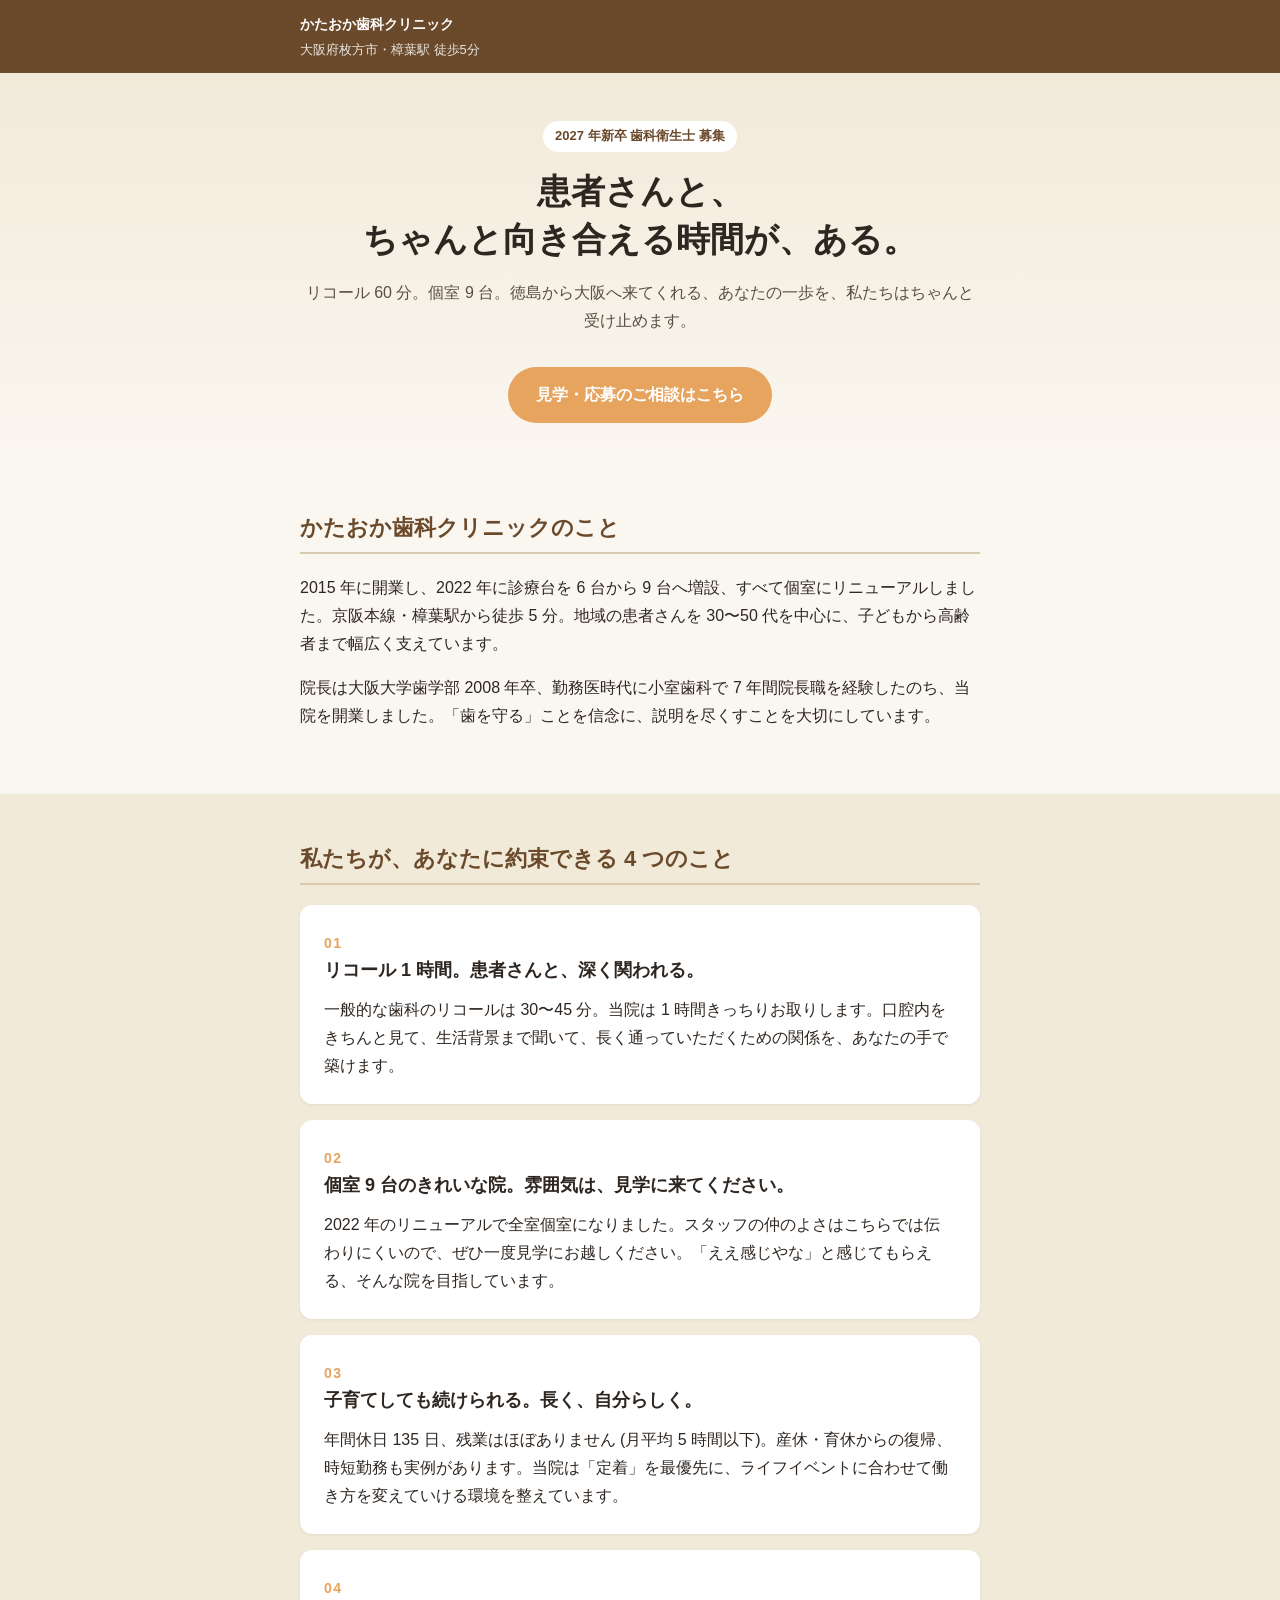
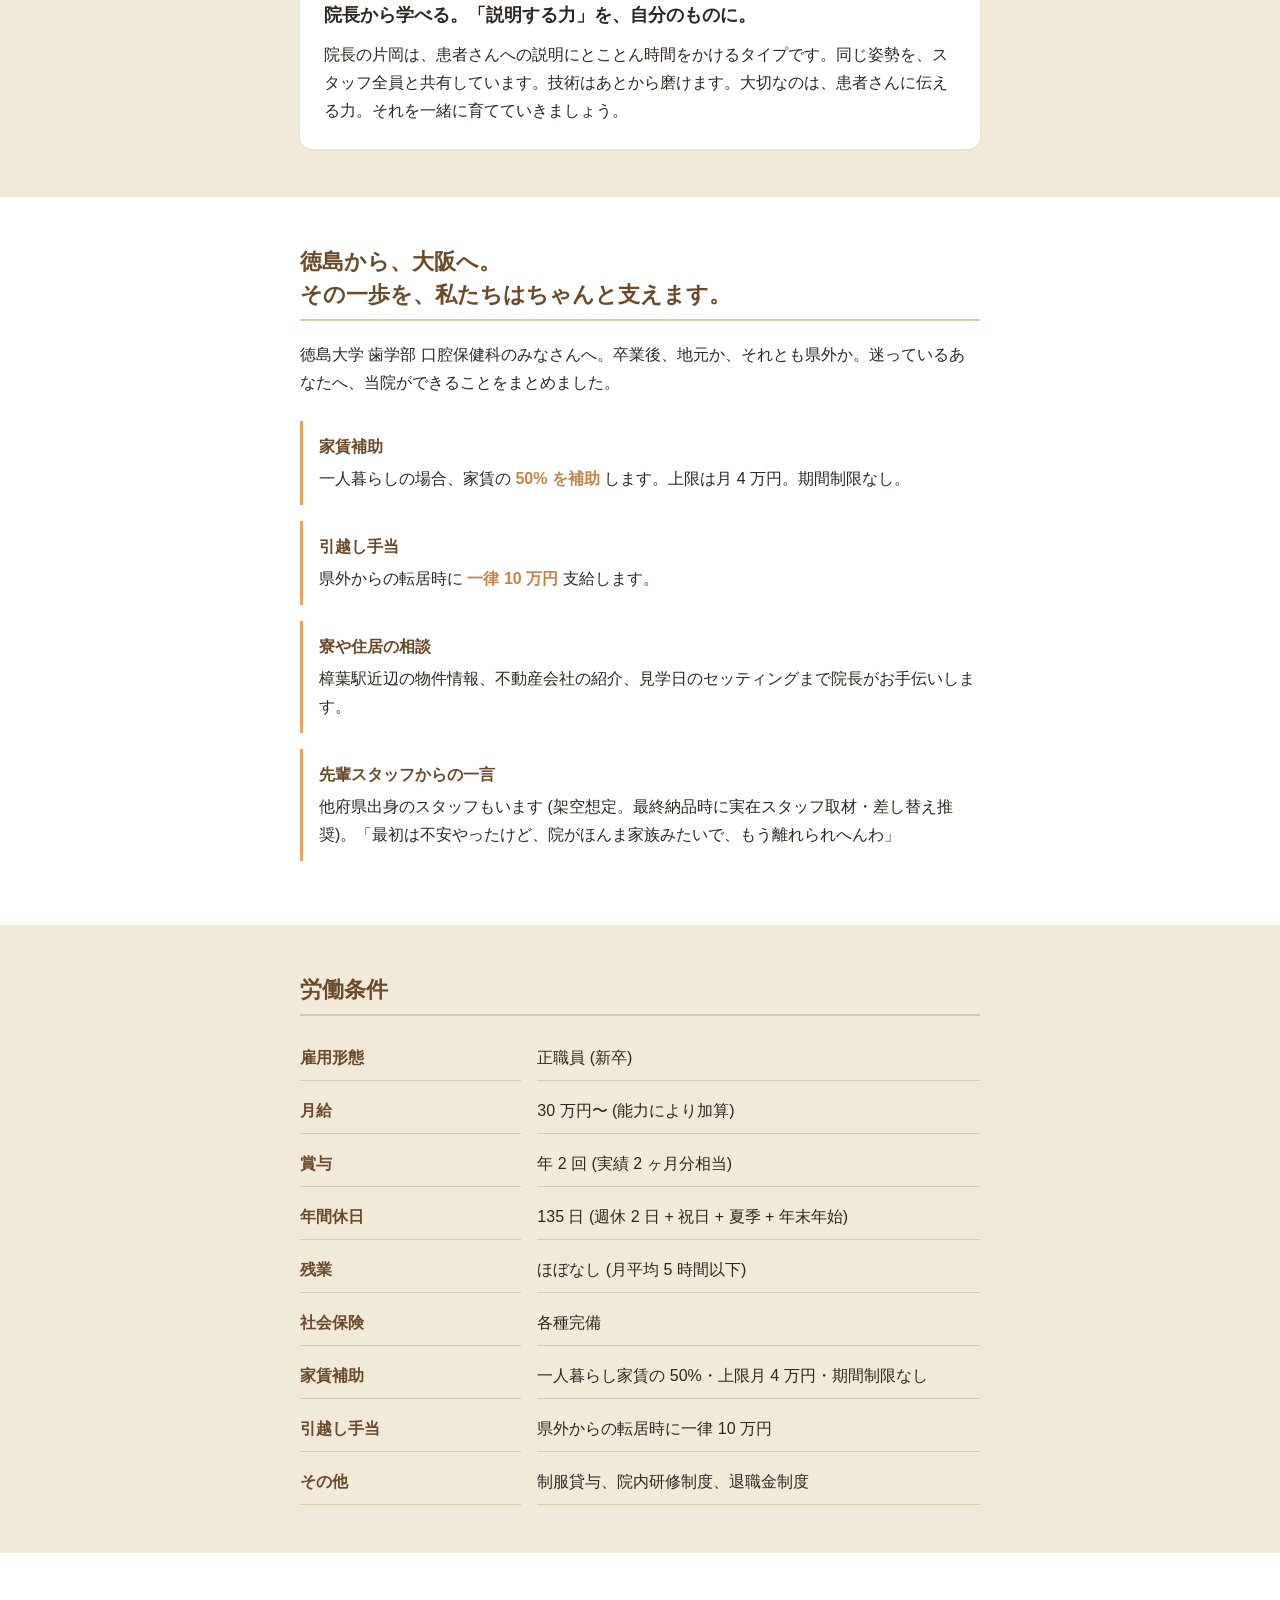
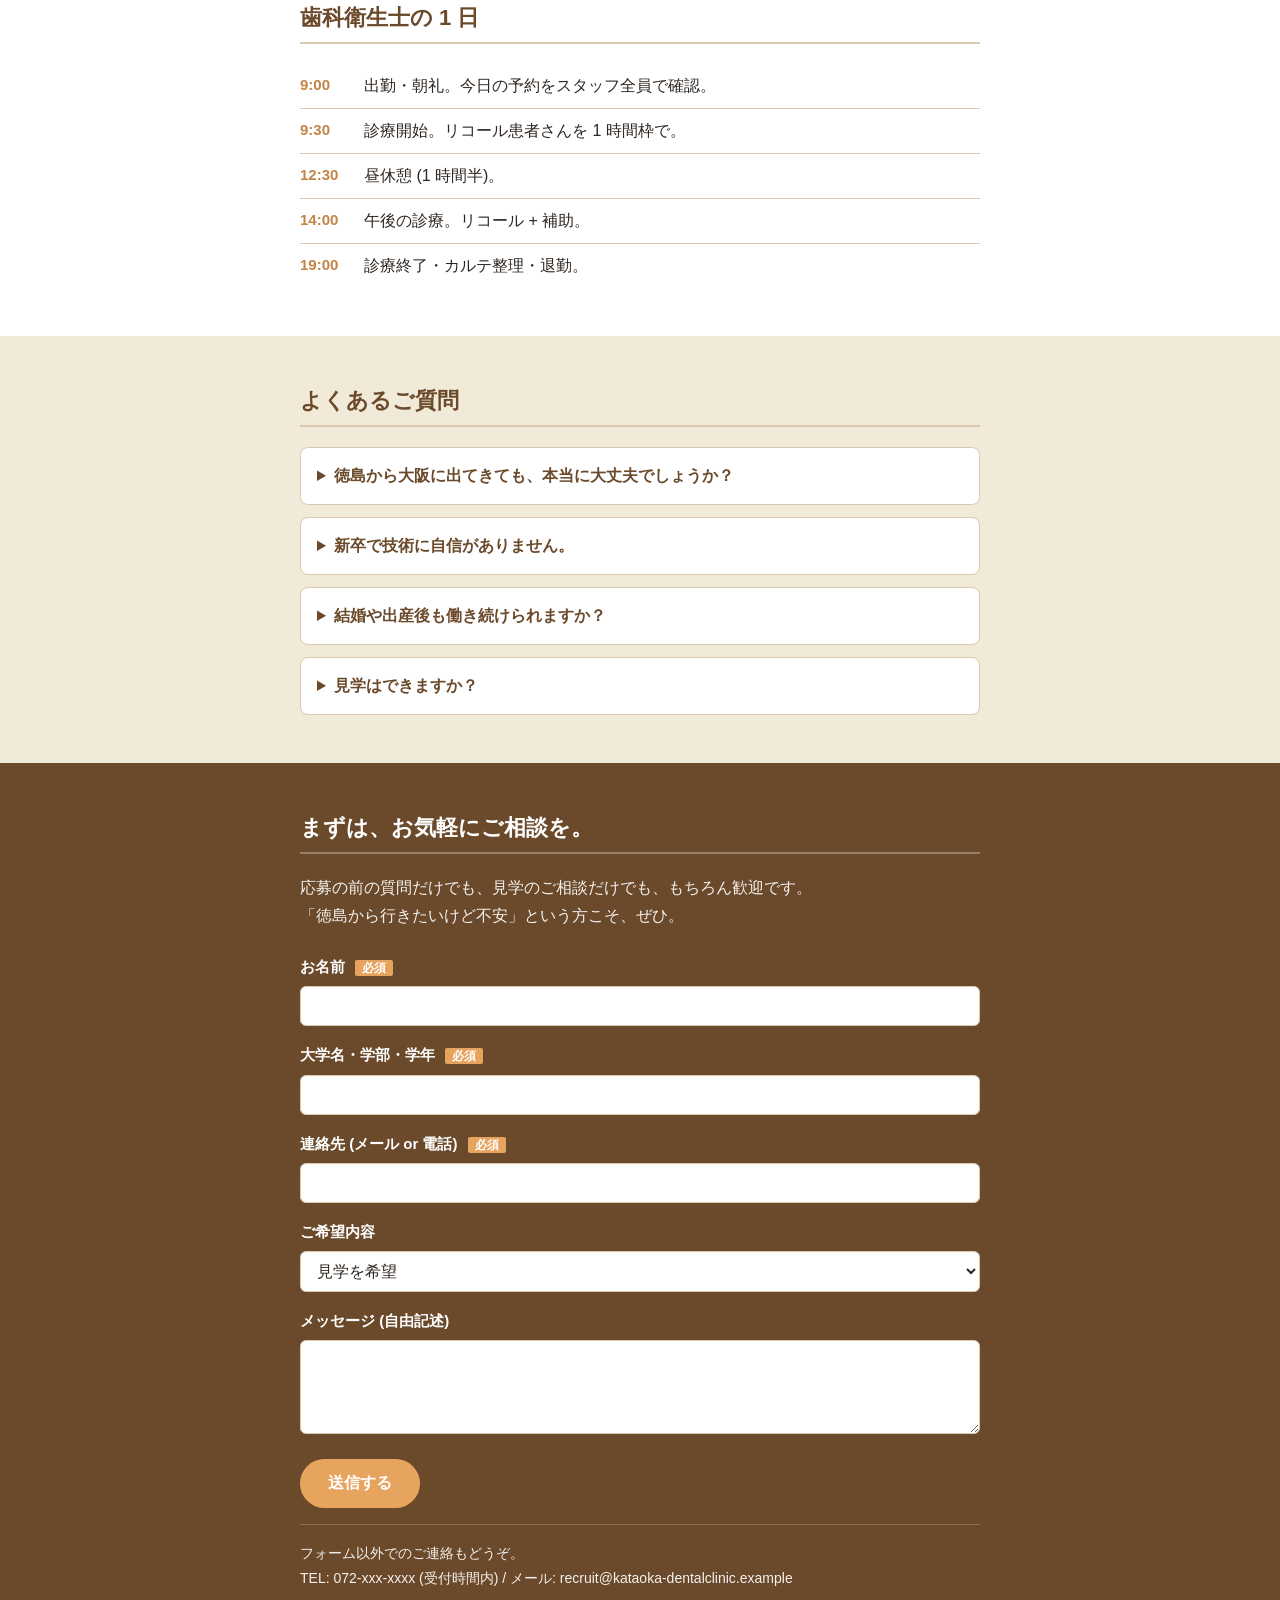
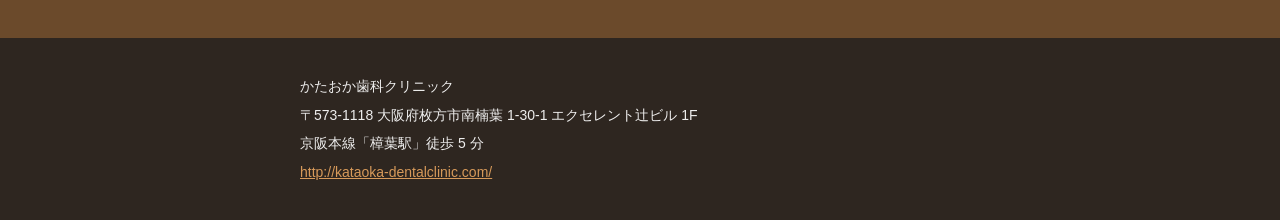
<file: benchmarks/runs/run1-solo/deliverables/lp/index.html>
<!DOCTYPE html>
<html lang="ja">
<head>
  <meta charset="UTF-8">
  <meta name="viewport" content="width=device-width, initial-scale=1.0">
  <title>歯科衛生士 採用情報 | かたおか歯科クリニック</title>
  <meta name="description" content="大阪府枚方市・樟葉駅の かたおか歯科クリニックでは、徳島から大阪へ来てくれる新卒歯科衛生士を募集しています。リコール60分・年休135日・家賃半額補助あり。">
  <link rel="stylesheet" href="style.css">
</head>
<body>

<header class="site-header">
  <div class="container">
    <p class="brand">かたおか歯科クリニック</p>
    <p class="location">大阪府枚方市・樟葉駅 徒歩5分</p>
  </div>
</header>

<!-- ヒーロー -->
<section class="hero" aria-label="メインビジュアル">
  <div class="container">
    <p class="hero-eyebrow">2027 年新卒 歯科衛生士 募集</p>
    <h1 class="hero-catch">患者さんと、<br>ちゃんと向き合える時間が、ある。</h1>
    <p class="hero-sub">リコール 60 分。個室 9 台。徳島から大阪へ来てくれる、あなたの一歩を、私たちはちゃんと受け止めます。</p>
    <a class="cta-primary" href="#apply" aria-label="応募・見学を申し込む">見学・応募のご相談はこちら</a>
  </div>
</section>

<!-- クリニック紹介 -->
<section class="intro" aria-labelledby="intro-title">
  <div class="container">
    <h2 id="intro-title">かたおか歯科クリニックのこと</h2>
    <p>2015 年に開業し、2022 年に診療台を 6 台から 9 台へ増設、すべて個室にリニューアルしました。京阪本線・樟葉駅から徒歩 5 分。地域の患者さんを 30〜50 代を中心に、子どもから高齢者まで幅広く支えています。</p>
    <p>院長は大阪大学歯学部 2008 年卒、勤務医時代に小室歯科で 7 年間院長職を経験したのち、当院を開業しました。「歯を守る」ことを信念に、説明を尽くすことを大切にしています。</p>
  </div>
</section>

<!-- 訴求軸 4 本 -->
<section class="features" aria-labelledby="features-title">
  <div class="container">
    <h2 id="features-title">私たちが、あなたに約束できる 4 つのこと</h2>

    <article class="feature">
      <p class="feature-num">01</p>
      <h3>リコール 1 時間。患者さんと、深く関われる。</h3>
      <p>一般的な歯科のリコールは 30〜45 分。当院は 1 時間きっちりお取りします。口腔内をきちんと見て、生活背景まで聞いて、長く通っていただくための関係を、あなたの手で築けます。</p>
    </article>

    <article class="feature">
      <p class="feature-num">02</p>
      <h3>個室 9 台のきれいな院。雰囲気は、見学に来てください。</h3>
      <p>2022 年のリニューアルで全室個室になりました。スタッフの仲のよさはこちらでは伝わりにくいので、ぜひ一度見学にお越しください。「ええ感じやな」と感じてもらえる、そんな院を目指しています。</p>
    </article>

    <article class="feature">
      <p class="feature-num">03</p>
      <h3>子育てしても続けられる。長く、自分らしく。</h3>
      <p>年間休日 135 日、残業はほぼありません (月平均 5 時間以下)。産休・育休からの復帰、時短勤務も実例があります。当院は「定着」を最優先に、ライフイベントに合わせて働き方を変えていける環境を整えています。</p>
    </article>

    <article class="feature">
      <p class="feature-num">04</p>
      <h3>院長から学べる。「説明する力」を、自分のものに。</h3>
      <p>院長の片岡は、患者さんへの説明にとことん時間をかけるタイプです。同じ姿勢を、スタッフ全員と共有しています。技術はあとから磨けます。大切なのは、患者さんに伝える力。それを一緒に育てていきましょう。</p>
    </article>
  </div>
</section>

<!-- 徳島から大阪へ。の項 -->
<section class="relocate" aria-labelledby="relocate-title">
  <div class="container">
    <h2 id="relocate-title">徳島から、大阪へ。<br>その一歩を、私たちはちゃんと支えます。</h2>
    <p class="lead">徳島大学 歯学部 口腔保健科のみなさんへ。卒業後、地元か、それとも県外か。迷っているあなたへ、当院ができることをまとめました。</p>

    <ul class="relocate-list">
      <li>
        <p class="relocate-label">家賃補助</p>
        <p class="relocate-detail">一人暮らしの場合、家賃の <strong>50% を補助</strong> します。上限は月 4 万円。期間制限なし。</p>
      </li>
      <li>
        <p class="relocate-label">引越し手当</p>
        <p class="relocate-detail">県外からの転居時に <strong>一律 10 万円</strong> 支給します。</p>
      </li>
      <li>
        <p class="relocate-label">寮や住居の相談</p>
        <p class="relocate-detail">樟葉駅近辺の物件情報、不動産会社の紹介、見学日のセッティングまで院長がお手伝いします。</p>
      </li>
      <li>
        <p class="relocate-label">先輩スタッフからの一言</p>
        <p class="relocate-detail">他府県出身のスタッフもいます (架空想定。最終納品時に実在スタッフ取材・差し替え推奨)。「最初は不安やったけど、院がほんま家族みたいで、もう離れられへんわ」</p>
      </li>
    </ul>
  </div>
</section>

<!-- 労働条件 -->
<section class="conditions" aria-labelledby="conditions-title">
  <div class="container">
    <h2 id="conditions-title">労働条件</h2>
    <dl class="conditions-list">
      <dt>雇用形態</dt>
      <dd>正職員 (新卒)</dd>
      <dt>月給</dt>
      <dd>30 万円〜 (能力により加算)</dd>
      <dt>賞与</dt>
      <dd>年 2 回 (実績 2 ヶ月分相当)</dd>
      <dt>年間休日</dt>
      <dd>135 日 (週休 2 日 + 祝日 + 夏季 + 年末年始)</dd>
      <dt>残業</dt>
      <dd>ほぼなし (月平均 5 時間以下)</dd>
      <dt>社会保険</dt>
      <dd>各種完備</dd>
      <dt>家賃補助</dt>
      <dd>一人暮らし家賃の 50%・上限月 4 万円・期間制限なし</dd>
      <dt>引越し手当</dt>
      <dd>県外からの転居時に一律 10 万円</dd>
      <dt>その他</dt>
      <dd>制服貸与、院内研修制度、退職金制度</dd>
    </dl>
  </div>
</section>

<!-- 1 日の流れ (簡易版) -->
<section class="oneday" aria-labelledby="oneday-title">
  <div class="container">
    <h2 id="oneday-title">歯科衛生士の 1 日</h2>
    <ol class="oneday-steps">
      <li><time>9:00</time> 出勤・朝礼。今日の予約をスタッフ全員で確認。</li>
      <li><time>9:30</time> 診療開始。リコール患者さんを 1 時間枠で。</li>
      <li><time>12:30</time> 昼休憩 (1 時間半)。</li>
      <li><time>14:00</time> 午後の診療。リコール + 補助。</li>
      <li><time>19:00</time> 診療終了・カルテ整理・退勤。</li>
    </ol>
  </div>
</section>

<!-- よくある質問 -->
<section class="faq" aria-labelledby="faq-title">
  <div class="container">
    <h2 id="faq-title">よくあるご質問</h2>

    <details>
      <summary>徳島から大阪に出てきても、本当に大丈夫でしょうか？</summary>
      <p>家賃補助・引越し手当をご用意しています。住まい探しも院長がお手伝いします。最初の数ヶ月は不安があると思います。困ったときに相談できる相手が院内にいることを、当院は大事にしています。</p>
    </details>

    <details>
      <summary>新卒で技術に自信がありません。</summary>
      <p>当院は「人柄 > 技術 > 経験」の採用方針です。技術は入ってから 1 年かけて磨いてもらえれば十分です。先輩衛生士・院長のサポート体制があります。</p>
    </details>

    <details>
      <summary>結婚や出産後も働き続けられますか？</summary>
      <p>はい。産休・育休、復帰後の時短勤務、いずれも実例があります (具体スタッフ取材は今後)。当院は「定着」を最優先に考えています。</p>
    </details>

    <details>
      <summary>見学はできますか？</summary>
      <p>もちろんです。むしろ、当院の雰囲気はホームページや写真では伝わりにくいので、ぜひ一度お越しください。日程はお気軽にご相談ください。</p>
    </details>
  </div>
</section>

<!-- CTA -->
<section class="cta-section" id="apply" aria-labelledby="cta-title">
  <div class="container">
    <h2 id="cta-title">まずは、お気軽にご相談を。</h2>
    <p>応募の前の質問だけでも、見学のご相談だけでも、もちろん歓迎です。<br>「徳島から行きたいけど不安」という方こそ、ぜひ。</p>

    <form class="apply-form" action="/api/apply" method="post" aria-label="応募・見学相談フォーム">
      <label>
        <span>お名前 <em>必須</em></span>
        <input type="text" name="name" required autocomplete="name">
      </label>
      <label>
        <span>大学名・学部・学年 <em>必須</em></span>
        <input type="text" name="school" required>
      </label>
      <label>
        <span>連絡先 (メール or 電話) <em>必須</em></span>
        <input type="text" name="contact" required>
      </label>
      <label>
        <span>ご希望内容</span>
        <select name="intent">
          <option>見学を希望</option>
          <option>応募について質問</option>
          <option>労働条件について質問</option>
          <option>その他</option>
        </select>
      </label>
      <label>
        <span>メッセージ (自由記述)</span>
        <textarea name="message" rows="4"></textarea>
      </label>
      <button type="submit" class="cta-primary">送信する</button>
    </form>

    <p class="alt-contact">フォーム以外でのご連絡もどうぞ。<br>TEL: 072-xxx-xxxx (受付時間内) / メール: recruit@kataoka-dentalclinic.example</p>
  </div>
</section>

<footer class="site-footer">
  <div class="container">
    <p>かたおか歯科クリニック</p>
    <p>〒573-1118 大阪府枚方市南楠葉 1-30-1 エクセレント辻ビル 1F</p>
    <p>京阪本線「樟葉駅」徒歩 5 分</p>
    <p><a href="http://kataoka-dentalclinic.com/">http://kataoka-dentalclinic.com/</a></p>
  </div>
</footer>

</body>
</html>
</file>
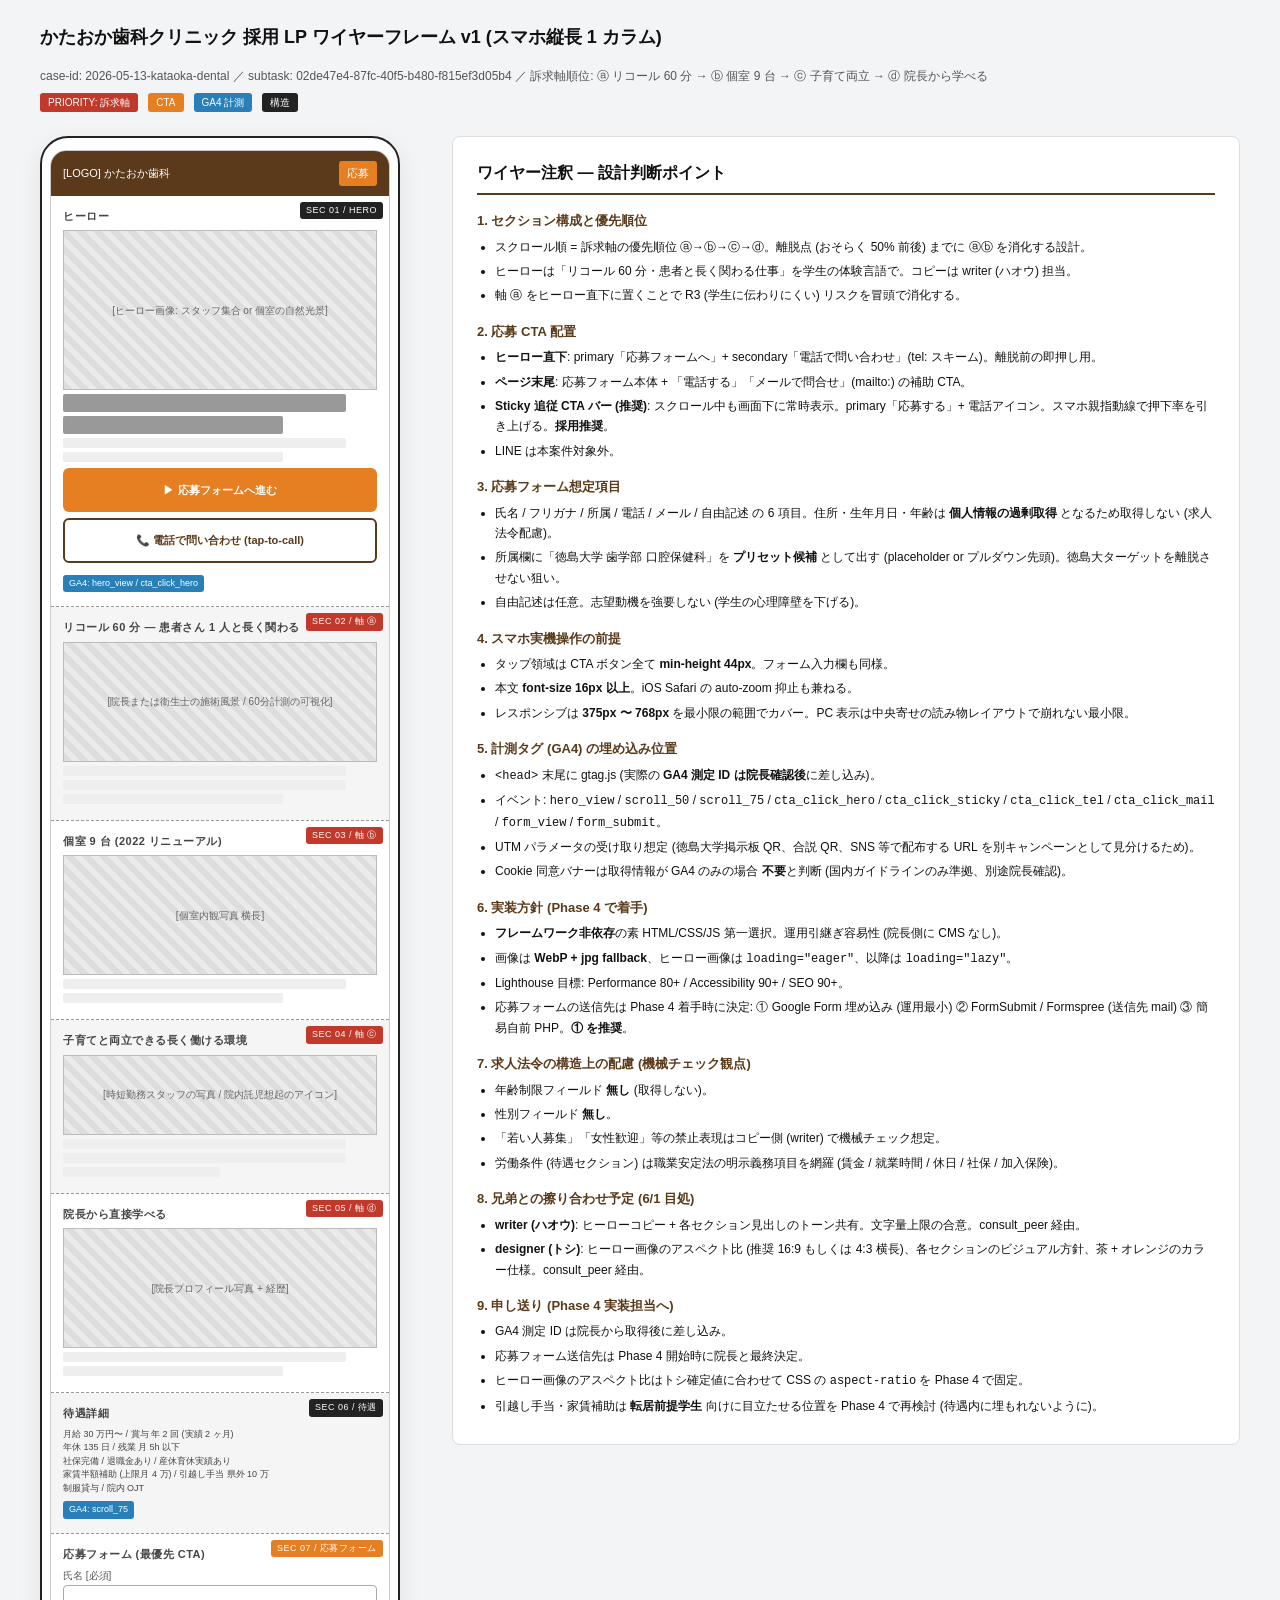
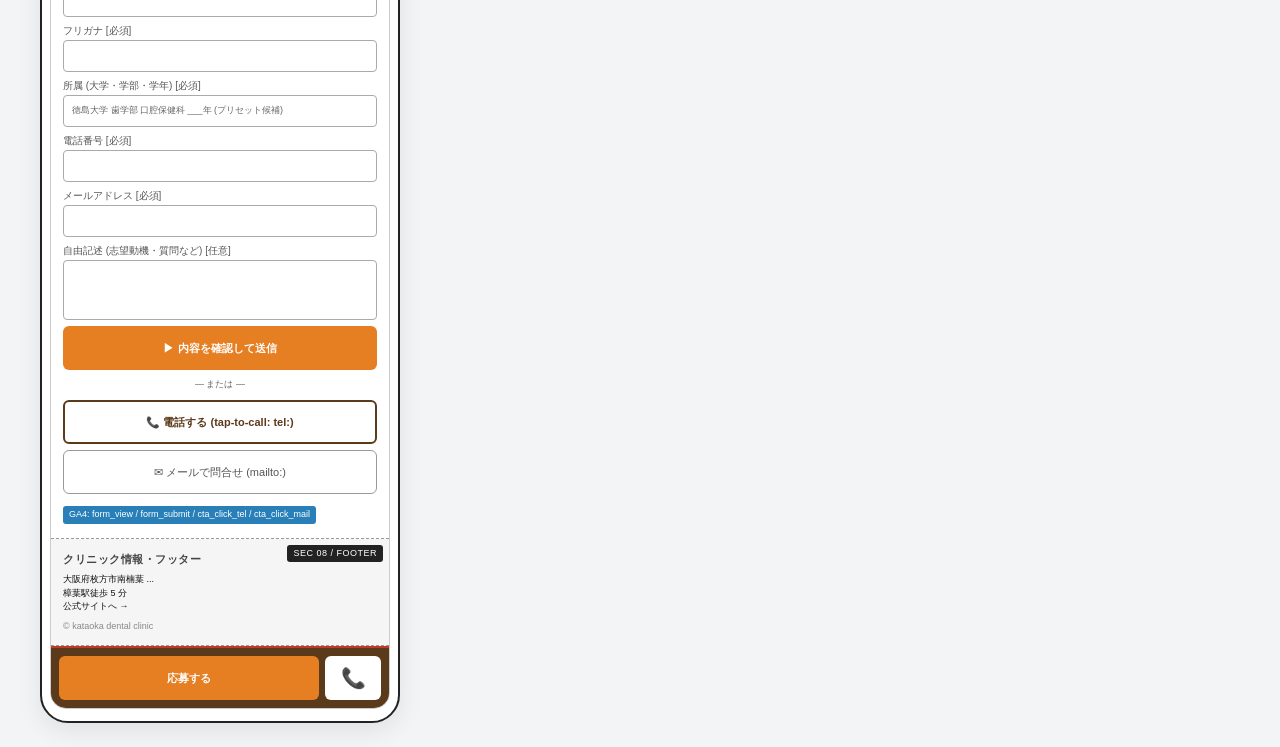
<file: benchmarks/runs/run3-phase2/deliverables/lp_wireframe/lp_wireframe_v1.html>
<!DOCTYPE html>
<html lang="ja">
<head>
<meta charset="UTF-8">
<title>かたおか歯科クリニック 採用 LP ワイヤーフレーム v1</title>
<style>
  * { box-sizing: border-box; margin: 0; padding: 0; }
  body {
    font-family: -apple-system, BlinkMacSystemFont, "Hiragino Sans", "Yu Gothic", sans-serif;
    background: #f3f4f6;
    color: #111;
    padding: 24px;
    line-height: 1.5;
  }
  .page-title {
    max-width: 1200px;
    margin: 0 auto 16px;
    font-size: 18px;
    font-weight: 700;
  }
  .page-meta {
    max-width: 1200px;
    margin: 0 auto 24px;
    font-size: 12px;
    color: #555;
  }
  .layout {
    max-width: 1200px;
    margin: 0 auto;
    display: grid;
    grid-template-columns: 380px 1fr;
    gap: 32px;
    align-items: start;
  }
  /* Phone frame */
  .phone {
    width: 360px;
    border: 2px solid #222;
    border-radius: 28px;
    background: #fff;
    padding: 12px 8px;
    box-shadow: 0 8px 24px rgba(0,0,0,0.08);
    position: sticky;
    top: 24px;
  }
  .phone-screen {
    border: 1px solid #ccc;
    background: #fafafa;
    border-radius: 16px;
    overflow: hidden;
  }
  /* Wireframe block */
  .wf {
    border-bottom: 1px dashed #999;
    padding: 12px;
    position: relative;
    background: #fff;
  }
  .wf.alt { background: #f5f5f5; }
  .wf-tag {
    position: absolute;
    top: 6px;
    right: 6px;
    background: #222;
    color: #fff;
    font-size: 9px;
    padding: 2px 6px;
    border-radius: 3px;
    letter-spacing: 0.5px;
  }
  .wf-tag.priority { background: #c0392b; }
  .wf-tag.cta { background: #e67e22; }
  .wf-tag.measure { background: #2980b9; }
  .wf h3 {
    font-size: 11px;
    font-weight: 700;
    color: #444;
    margin-bottom: 6px;
    letter-spacing: 0.5px;
  }
  .placeholder-img {
    background: repeating-linear-gradient(45deg, #ddd, #ddd 6px, #eaeaea 6px, #eaeaea 12px);
    border: 1px solid #bbb;
    height: 120px;
    display: flex;
    align-items: center;
    justify-content: center;
    color: #666;
    font-size: 10px;
    margin: 4px 0;
  }
  .placeholder-img.tall { height: 160px; }
  .placeholder-img.short { height: 80px; }
  .placeholder-text {
    background: #eee;
    height: 10px;
    margin: 4px 0;
    border-radius: 2px;
  }
  .placeholder-text.w70 { width: 70%; }
  .placeholder-text.w90 { width: 90%; }
  .placeholder-text.w50 { width: 50%; }
  .placeholder-text.big { height: 18px; background: #999; }
  .cta-btn {
    background: #e67e22;
    color: #fff;
    text-align: center;
    padding: 12px;
    border-radius: 6px;
    font-size: 11px;
    font-weight: 700;
    margin: 6px 0;
    min-height: 44px;
    display: flex;
    align-items: center;
    justify-content: center;
  }
  .cta-btn.secondary {
    background: #fff;
    color: #e67e22;
    border: 2px solid #e67e22;
  }
  .cta-btn.tel {
    background: #fff;
    color: #5a3a1a;
    border: 2px solid #5a3a1a;
  }
  .cta-btn.mail {
    background: transparent;
    color: #555;
    border: 1px solid #999;
    font-weight: 500;
  }
  .header-bar {
    background: #5a3a1a;
    color: #fff;
    padding: 10px 12px;
    display: flex;
    justify-content: space-between;
    align-items: center;
    font-size: 11px;
    position: sticky;
    top: 0;
    z-index: 10;
  }
  .sticky-cta {
    position: sticky;
    bottom: 0;
    background: #5a3a1a;
    padding: 8px;
    display: grid;
    grid-template-columns: 1fr 56px;
    gap: 6px;
    border-top: 2px solid #c0392b;
  }
  .sticky-cta .cta-btn { margin: 0; }
  .sticky-cta .tel-icon {
    background: #fff;
    color: #5a3a1a;
    border-radius: 6px;
    display: flex;
    align-items: center;
    justify-content: center;
    font-size: 20px;
    font-weight: 700;
  }
  /* Annotations panel */
  .notes {
    background: #fff;
    border: 1px solid #ddd;
    border-radius: 8px;
    padding: 24px;
  }
  .notes h2 {
    font-size: 16px;
    margin-bottom: 12px;
    padding-bottom: 8px;
    border-bottom: 2px solid #5a3a1a;
  }
  .notes h3 {
    font-size: 13px;
    margin: 16px 0 6px;
    color: #5a3a1a;
  }
  .notes ul {
    padding-left: 18px;
    font-size: 12px;
    line-height: 1.7;
  }
  .notes ul li { margin-bottom: 4px; }
  .legend {
    display: flex;
    gap: 10px;
    margin-top: 8px;
    font-size: 10px;
    flex-wrap: wrap;
  }
  .legend span {
    padding: 2px 8px;
    border-radius: 3px;
    color: #fff;
  }
  .form-field {
    margin: 6px 0;
    font-size: 10px;
  }
  .form-field label {
    color: #555;
    display: block;
    margin-bottom: 2px;
  }
  .form-field .input-box {
    border: 1px solid #aaa;
    background: #fff;
    height: 32px;
    border-radius: 4px;
  }
  .form-field .input-box.textarea { height: 60px; }
  .form-field .input-box.preset {
    display: flex;
    align-items: center;
    padding: 0 8px;
    color: #666;
    font-size: 9px;
  }
  .ga-marker {
    background: #2980b9;
    color: #fff;
    font-size: 9px;
    padding: 2px 6px;
    border-radius: 3px;
    display: inline-block;
    margin: 2px 0;
  }
  @media print {
    body { background: #fff; padding: 0; }
    .phone { position: static; }
    .layout { grid-template-columns: 1fr 1fr; gap: 16px; }
  }
</style>
</head>
<body>

<div class="page-title">かたおか歯科クリニック 採用 LP ワイヤーフレーム v1 (スマホ縦長 1 カラム)</div>
<div class="page-meta">
  case-id: 2026-05-13-kataoka-dental ／ subtask: 02de47e4-87fc-40f5-b480-f815ef3d05b4 ／ 訴求軸順位: ⓐ リコール 60 分 → ⓑ 個室 9 台 → ⓒ 子育て両立 → ⓓ 院長から学べる
  <div class="legend">
    <span style="background:#c0392b;">PRIORITY: 訴求軸</span>
    <span style="background:#e67e22;">CTA</span>
    <span style="background:#2980b9;">GA4 計測</span>
    <span style="background:#222;">構造</span>
  </div>
</div>

<div class="layout">

<!-- =================== PHONE FRAME =================== -->
<div class="phone">
<div class="phone-screen">

<!-- Header -->
<div class="header-bar">
  <span>[LOGO] かたおか歯科</span>
  <span style="background:#e67e22; padding:4px 8px; border-radius:3px;">応募</span>
</div>

<!-- Section 1: Hero -->
<div class="wf">
  <span class="wf-tag">SEC 01 / HERO</span>
  <h3>ヒーロー</h3>
  <div class="placeholder-img tall">[ヒーロー画像: スタッフ集合 or 個室の自然光景]</div>
  <div class="placeholder-text big w90"></div>
  <div class="placeholder-text big w70"></div>
  <div class="placeholder-text w90"></div>
  <div class="placeholder-text w70"></div>
  <div class="cta-btn">▶ 応募フォームへ進む</div>
  <div class="cta-btn tel">📞 電話で問い合わせ (tap-to-call)</div>
  <span class="ga-marker">GA4: hero_view / cta_click_hero</span>
</div>

<!-- Section 2: 訴求軸 ⓐ -->
<div class="wf alt">
  <span class="wf-tag priority">SEC 02 / 軸 ⓐ</span>
  <h3>リコール 60 分 — 患者さん 1 人と長く関わる</h3>
  <div class="placeholder-img">[院長または衛生士の施術風景 / 60分計測の可視化]</div>
  <div class="placeholder-text w90"></div>
  <div class="placeholder-text w90"></div>
  <div class="placeholder-text w70"></div>
</div>

<!-- Section 3: 訴求軸 ⓑ -->
<div class="wf">
  <span class="wf-tag priority">SEC 03 / 軸 ⓑ</span>
  <h3>個室 9 台 (2022 リニューアル)</h3>
  <div class="placeholder-img">[個室内観写真 横長]</div>
  <div class="placeholder-text w90"></div>
  <div class="placeholder-text w70"></div>
</div>

<!-- Section 4: 訴求軸 ⓒ -->
<div class="wf alt">
  <span class="wf-tag priority">SEC 04 / 軸 ⓒ</span>
  <h3>子育てと両立できる長く働ける環境</h3>
  <div class="placeholder-img short">[時短勤務スタッフの写真 / 院内託児想起のアイコン]</div>
  <div class="placeholder-text w90"></div>
  <div class="placeholder-text w90"></div>
  <div class="placeholder-text w50"></div>
</div>

<!-- Section 5: 訴求軸 ⓓ -->
<div class="wf">
  <span class="wf-tag priority">SEC 05 / 軸 ⓓ</span>
  <h3>院長から直接学べる</h3>
  <div class="placeholder-img">[院長プロフィール写真 + 経歴]</div>
  <div class="placeholder-text w90"></div>
  <div class="placeholder-text w70"></div>
</div>

<!-- Section 6: 待遇 -->
<div class="wf alt">
  <span class="wf-tag">SEC 06 / 待遇</span>
  <h3>待遇詳細</h3>
  <div style="font-size:9px; color:#444;">
    <div>月給 30 万円〜 / 賞与 年 2 回 (実績 2 ヶ月)</div>
    <div>年休 135 日 / 残業 月 5h 以下</div>
    <div>社保完備 / 退職金あり / 産休育休実績あり</div>
    <div>家賃半額補助 (上限月 4 万) / 引越し手当 県外 10 万</div>
    <div>制服貸与 / 院内 OJT</div>
  </div>
  <span class="ga-marker">GA4: scroll_75</span>
</div>

<!-- Section 7: Application Form -->
<div class="wf">
  <span class="wf-tag cta">SEC 07 / 応募フォーム</span>
  <h3>応募フォーム (最優先 CTA)</h3>
  <div class="form-field"><label>氏名 [必須]</label><div class="input-box"></div></div>
  <div class="form-field"><label>フリガナ [必須]</label><div class="input-box"></div></div>
  <div class="form-field">
    <label>所属 (大学・学部・学年) [必須]</label>
    <div class="input-box preset">徳島大学 歯学部 口腔保健科 ___年 (プリセット候補)</div>
  </div>
  <div class="form-field"><label>電話番号 [必須]</label><div class="input-box"></div></div>
  <div class="form-field"><label>メールアドレス [必須]</label><div class="input-box"></div></div>
  <div class="form-field"><label>自由記述 (志望動機・質問など) [任意]</label><div class="input-box textarea"></div></div>
  <div class="cta-btn">▶ 内容を確認して送信</div>
  <div style="text-align:center; margin:8px 0; font-size:9px; color:#666;">— または —</div>
  <div class="cta-btn tel">📞 電話する (tap-to-call: tel:)</div>
  <div class="cta-btn mail">✉ メールで問合せ (mailto:)</div>
  <span class="ga-marker">GA4: form_view / form_submit / cta_click_tel / cta_click_mail</span>
</div>

<!-- Section 8: Footer -->
<div class="wf alt">
  <span class="wf-tag">SEC 08 / FOOTER</span>
  <h3>クリニック情報・フッター</h3>
  <div style="font-size:9px;">
    <div>大阪府枚方市南楠葉 ...</div>
    <div>樟葉駅徒歩 5 分</div>
    <div>公式サイトへ →</div>
    <div style="color:#888; margin-top:6px;">© kataoka dental clinic</div>
  </div>
</div>

<!-- Sticky CTA bar -->
<div class="sticky-cta">
  <div class="cta-btn" style="margin:0;">応募する</div>
  <div class="tel-icon">📞</div>
</div>

</div><!-- /phone-screen -->
</div><!-- /phone -->

<!-- =================== NOTES PANEL =================== -->
<div class="notes">
  <h2>ワイヤー注釈 — 設計判断ポイント</h2>

  <h3>1. セクション構成と優先順位</h3>
  <ul>
    <li>スクロール順 = 訴求軸の優先順位 ⓐ→ⓑ→ⓒ→ⓓ。離脱点 (おそらく 50% 前後) までに ⓐⓑ を消化する設計。</li>
    <li>ヒーローは「リコール 60 分・患者と長く関わる仕事」を学生の体験言語で。コピーは writer (ハオウ) 担当。</li>
    <li>軸 ⓐ をヒーロー直下に置くことで R3 (学生に伝わりにくい) リスクを冒頭で消化する。</li>
  </ul>

  <h3>2. 応募 CTA 配置</h3>
  <ul>
    <li><b>ヒーロー直下</b>: primary「応募フォームへ」+ secondary「電話で問い合わせ」(tel: スキーム)。離脱前の即押し用。</li>
    <li><b>ページ末尾</b>: 応募フォーム本体 + 「電話する」「メールで問合せ」(mailto:) の補助 CTA。</li>
    <li><b>Sticky 追従 CTA バー (推奨)</b>: スクロール中も画面下に常時表示。primary「応募する」+ 電話アイコン。スマホ親指動線で押下率を引き上げる。<b>採用推奨</b>。</li>
    <li>LINE は本案件対象外。</li>
  </ul>

  <h3>3. 応募フォーム想定項目</h3>
  <ul>
    <li>氏名 / フリガナ / 所属 / 電話 / メール / 自由記述 の 6 項目。住所・生年月日・年齢は <b>個人情報の過剰取得</b> となるため取得しない (求人法令配慮)。</li>
    <li>所属欄に「徳島大学 歯学部 口腔保健科」を <b>プリセット候補</b> として出す (placeholder or プルダウン先頭)。徳島大ターゲットを離脱させない狙い。</li>
    <li>自由記述は任意。志望動機を強要しない (学生の心理障壁を下げる)。</li>
  </ul>

  <h3>4. スマホ実機操作の前提</h3>
  <ul>
    <li>タップ領域は CTA ボタン全て <b>min-height 44px</b>。フォーム入力欄も同様。</li>
    <li>本文 <b>font-size 16px 以上</b>。iOS Safari の auto-zoom 抑止も兼ねる。</li>
    <li>レスポンシブは <b>375px 〜 768px</b> を最小限の範囲でカバー。PC 表示は中央寄せの読み物レイアウトで崩れない最小限。</li>
  </ul>

  <h3>5. 計測タグ (GA4) の埋め込み位置</h3>
  <ul>
    <li><code>&lt;head&gt;</code> 末尾に gtag.js (実際の <b>GA4 測定 ID は院長確認後</b>に差し込み)。</li>
    <li>イベント: <code>hero_view</code> / <code>scroll_50</code> / <code>scroll_75</code> / <code>cta_click_hero</code> / <code>cta_click_sticky</code> / <code>cta_click_tel</code> / <code>cta_click_mail</code> / <code>form_view</code> / <code>form_submit</code>。</li>
    <li>UTM パラメータの受け取り想定 (徳島大学掲示板 QR、合説 QR、SNS 等で配布する URL を別キャンペーンとして見分けるため)。</li>
    <li>Cookie 同意バナーは取得情報が GA4 のみの場合 <b>不要</b>と判断 (国内ガイドラインのみ準拠、別途院長確認)。</li>
  </ul>

  <h3>6. 実装方針 (Phase 4 で着手)</h3>
  <ul>
    <li><b>フレームワーク非依存</b>の素 HTML/CSS/JS 第一選択。運用引継ぎ容易性 (院長側に CMS なし)。</li>
    <li>画像は <b>WebP + jpg fallback</b>、ヒーロー画像は <code>loading="eager"</code>、以降は <code>loading="lazy"</code>。</li>
    <li>Lighthouse 目標: Performance 80+ / Accessibility 90+ / SEO 90+。</li>
    <li>応募フォームの送信先は Phase 4 着手時に決定: ① Google Form 埋め込み (運用最小) ② FormSubmit / Formspree (送信先 mail) ③ 簡易自前 PHP。<b>① を推奨</b>。</li>
  </ul>

  <h3>7. 求人法令の構造上の配慮 (機械チェック観点)</h3>
  <ul>
    <li>年齢制限フィールド <b>無し</b> (取得しない)。</li>
    <li>性別フィールド <b>無し</b>。</li>
    <li>「若い人募集」「女性歓迎」等の禁止表現はコピー側 (writer) で機械チェック想定。</li>
    <li>労働条件 (待遇セクション) は職業安定法の明示義務項目を網羅 (賃金 / 就業時間 / 休日 / 社保 / 加入保険)。</li>
  </ul>

  <h3>8. 兄弟との擦り合わせ予定 (6/1 目処)</h3>
  <ul>
    <li><b>writer (ハオウ)</b>: ヒーローコピー + 各セクション見出しのトーン共有。文字量上限の合意。consult_peer 経由。</li>
    <li><b>designer (トシ)</b>: ヒーロー画像のアスペクト比 (推奨 16:9 もしくは 4:3 横長)、各セクションのビジュアル方針、茶 + オレンジのカラー仕様。consult_peer 経由。</li>
  </ul>

  <h3>9. 申し送り (Phase 4 実装担当へ)</h3>
  <ul>
    <li>GA4 測定 ID は院長から取得後に差し込み。</li>
    <li>応募フォーム送信先は Phase 4 開始時に院長と最終決定。</li>
    <li>ヒーロー画像のアスペクト比はトシ確定値に合わせて CSS の <code>aspect-ratio</code> を Phase 4 で固定。</li>
    <li>引越し手当・家賃補助は <b>転居前提学生</b> 向けに目立たせる位置を Phase 4 で再検討 (待遇内に埋もれないように)。</li>
  </ul>
</div>

</div><!-- /layout -->

</body>
</html>
</file>
<file: benchmarks/runs/run1-solo/deliverables/lp/style.css>
/* かたおか歯科クリニック 採用 LP — 色: 茶色基調 + 暖色アクセント */

:root {
  --bg: #FAF6F0;
  --bg-alt: #F2EAD9;
  --text: #2E2620;
  --text-mute: #5A4E45;
  --brand: #6B4A2B;      /* 焦げ茶 */
  --accent: #E6A45F;     /* 暖色オレンジ */
  --accent-dark: #C28447;
  --line: #D9C9AE;
  --max-width: 720px;
}

* { box-sizing: border-box; }
html { font-size: 16px; -webkit-text-size-adjust: 100%; }
body {
  margin: 0;
  font-family: "Hiragino Kaku Gothic ProN", "Yu Gothic", "Meiryo", sans-serif;
  font-size: 16px;
  line-height: 1.75;
  color: var(--text);
  background: var(--bg);
}

.container {
  max-width: var(--max-width);
  margin: 0 auto;
  padding: 0 1.25rem;
}

/* ヘッダー */
.site-header {
  background: var(--brand);
  color: #FFF;
  padding: 0.75rem 0;
  font-size: 0.875rem;
}
.site-header .brand { margin: 0; font-weight: 600; }
.site-header .location { margin: 0.125rem 0 0; font-size: 0.8125rem; opacity: 0.85; }

/* ヒーロー */
.hero {
  background: linear-gradient(180deg, var(--bg-alt) 0%, var(--bg) 100%);
  padding: 3rem 0 2.5rem;
  text-align: center;
}
.hero-eyebrow {
  display: inline-block;
  color: var(--brand);
  background: #FFF;
  padding: 0.25rem 0.75rem;
  border-radius: 999px;
  font-size: 0.8125rem;
  font-weight: 600;
  margin: 0 0 1rem;
}
.hero-catch {
  font-size: 1.75rem;
  line-height: 1.4;
  font-weight: 700;
  color: var(--text);
  margin: 0 0 1rem;
}
.hero-sub {
  font-size: 1rem;
  color: var(--text-mute);
  margin: 0 0 2rem;
}

.cta-primary {
  display: inline-block;
  background: var(--accent);
  color: #FFF;
  font-weight: 700;
  padding: 0.875rem 1.75rem;
  border-radius: 999px;
  text-decoration: none;
  border: none;
  cursor: pointer;
  font-size: 1rem;
  transition: background 0.2s ease;
}
.cta-primary:hover, .cta-primary:focus { background: var(--accent-dark); }
.cta-primary:focus-visible { outline: 3px solid var(--brand); outline-offset: 2px; }

/* 共通セクション */
section { padding: 2.5rem 0; }
section h2 {
  font-size: 1.375rem;
  font-weight: 700;
  line-height: 1.5;
  color: var(--brand);
  margin: 0 0 1.25rem;
  padding-bottom: 0.5rem;
  border-bottom: 2px solid var(--line);
}

.intro p { margin: 0 0 1rem; }

/* 訴求軸 */
.features { background: var(--bg-alt); }
.feature {
  background: #FFF;
  padding: 1.5rem;
  border-radius: 0.75rem;
  margin: 0 0 1rem;
  box-shadow: 0 1px 3px rgba(46, 38, 32, 0.08);
}
.feature:last-child { margin-bottom: 0; }
.feature-num {
  display: inline-block;
  font-weight: 700;
  color: var(--accent);
  font-size: 0.875rem;
  letter-spacing: 0.1em;
  margin: 0 0 0.5rem;
}
.feature h3 {
  font-size: 1.125rem;
  font-weight: 700;
  color: var(--text);
  margin: 0 0 0.75rem;
  line-height: 1.5;
}
.feature p { margin: 0; }

/* 転居支援 */
.relocate { background: #FFF; }
.relocate .lead { margin: 0 0 1.5rem; }
.relocate-list { list-style: none; padding: 0; margin: 0; }
.relocate-list li {
  border-left: 3px solid var(--accent);
  padding: 0.75rem 0 0.75rem 1rem;
  margin: 0 0 1rem;
}
.relocate-label {
  font-weight: 700;
  color: var(--brand);
  margin: 0 0 0.25rem;
}
.relocate-detail { margin: 0; }
.relocate-detail strong { color: var(--accent-dark); }

/* 労働条件 */
.conditions { background: var(--bg-alt); }
.conditions-list { display: grid; grid-template-columns: 1fr 2fr; gap: 0.5rem 1rem; margin: 0; }
.conditions-list dt {
  font-weight: 700;
  color: var(--brand);
  border-bottom: 1px solid var(--line);
  padding: 0.5rem 0;
}
.conditions-list dd {
  margin: 0;
  padding: 0.5rem 0;
  border-bottom: 1px solid var(--line);
}

/* 1 日の流れ */
.oneday { background: #FFF; }
.oneday-steps { list-style: none; padding: 0; margin: 0; }
.oneday-steps li {
  padding: 0.5rem 0 0.5rem 4rem;
  position: relative;
  border-bottom: 1px solid var(--line);
}
.oneday-steps li:last-child { border-bottom: none; }
.oneday-steps time {
  position: absolute;
  left: 0;
  top: 0.5rem;
  width: 3.5rem;
  font-weight: 700;
  color: var(--accent-dark);
  font-size: 0.9375rem;
}

/* FAQ */
.faq { background: var(--bg-alt); }
.faq details {
  background: #FFF;
  border-radius: 0.5rem;
  padding: 0.875rem 1rem;
  margin: 0 0 0.75rem;
  border: 1px solid var(--line);
}
.faq details:last-child { margin-bottom: 0; }
.faq summary {
  font-weight: 700;
  cursor: pointer;
  color: var(--brand);
  list-style: revert;
}
.faq details[open] summary { margin-bottom: 0.5rem; }
.faq p { margin: 0; }

/* CTA */
.cta-section {
  background: var(--brand);
  color: #FFF;
}
.cta-section h2 { color: #FFF; border-color: rgba(255,255,255,0.3); }
.cta-section p { color: rgba(255,255,255,0.92); }

.apply-form { display: grid; gap: 1rem; margin: 1.5rem 0 1rem; }
.apply-form label { display: block; }
.apply-form label > span { display: block; font-weight: 700; margin-bottom: 0.375rem; font-size: 0.9375rem; }
.apply-form label > span em {
  background: var(--accent);
  color: #FFF;
  font-style: normal;
  font-size: 0.75rem;
  padding: 0.0625rem 0.4375rem;
  border-radius: 2px;
  margin-left: 0.375rem;
  font-weight: 700;
}
.apply-form input,
.apply-form select,
.apply-form textarea {
  width: 100%;
  padding: 0.625rem 0.75rem;
  border: 1px solid var(--line);
  border-radius: 0.375rem;
  font-size: 1rem;
  font-family: inherit;
  background: #FFF;
  color: var(--text);
}
.apply-form input:focus,
.apply-form select:focus,
.apply-form textarea:focus {
  outline: 3px solid var(--accent);
  outline-offset: 0;
  border-color: var(--accent);
}
.apply-form button { justify-self: start; }

.alt-contact {
  font-size: 0.875rem;
  margin: 1rem 0 0;
  border-top: 1px solid rgba(255,255,255,0.2);
  padding-top: 1rem;
}

/* フッター */
.site-footer {
  background: var(--text);
  color: #FFF;
  padding: 2rem 0;
  font-size: 0.875rem;
}
.site-footer p { margin: 0.25rem 0; opacity: 0.92; }
.site-footer a { color: var(--accent); }

/* レスポンシブ */
@media (min-width: 600px) {
  .hero-catch { font-size: 2.125rem; }
  section { padding: 3rem 0; }
}
</file>
